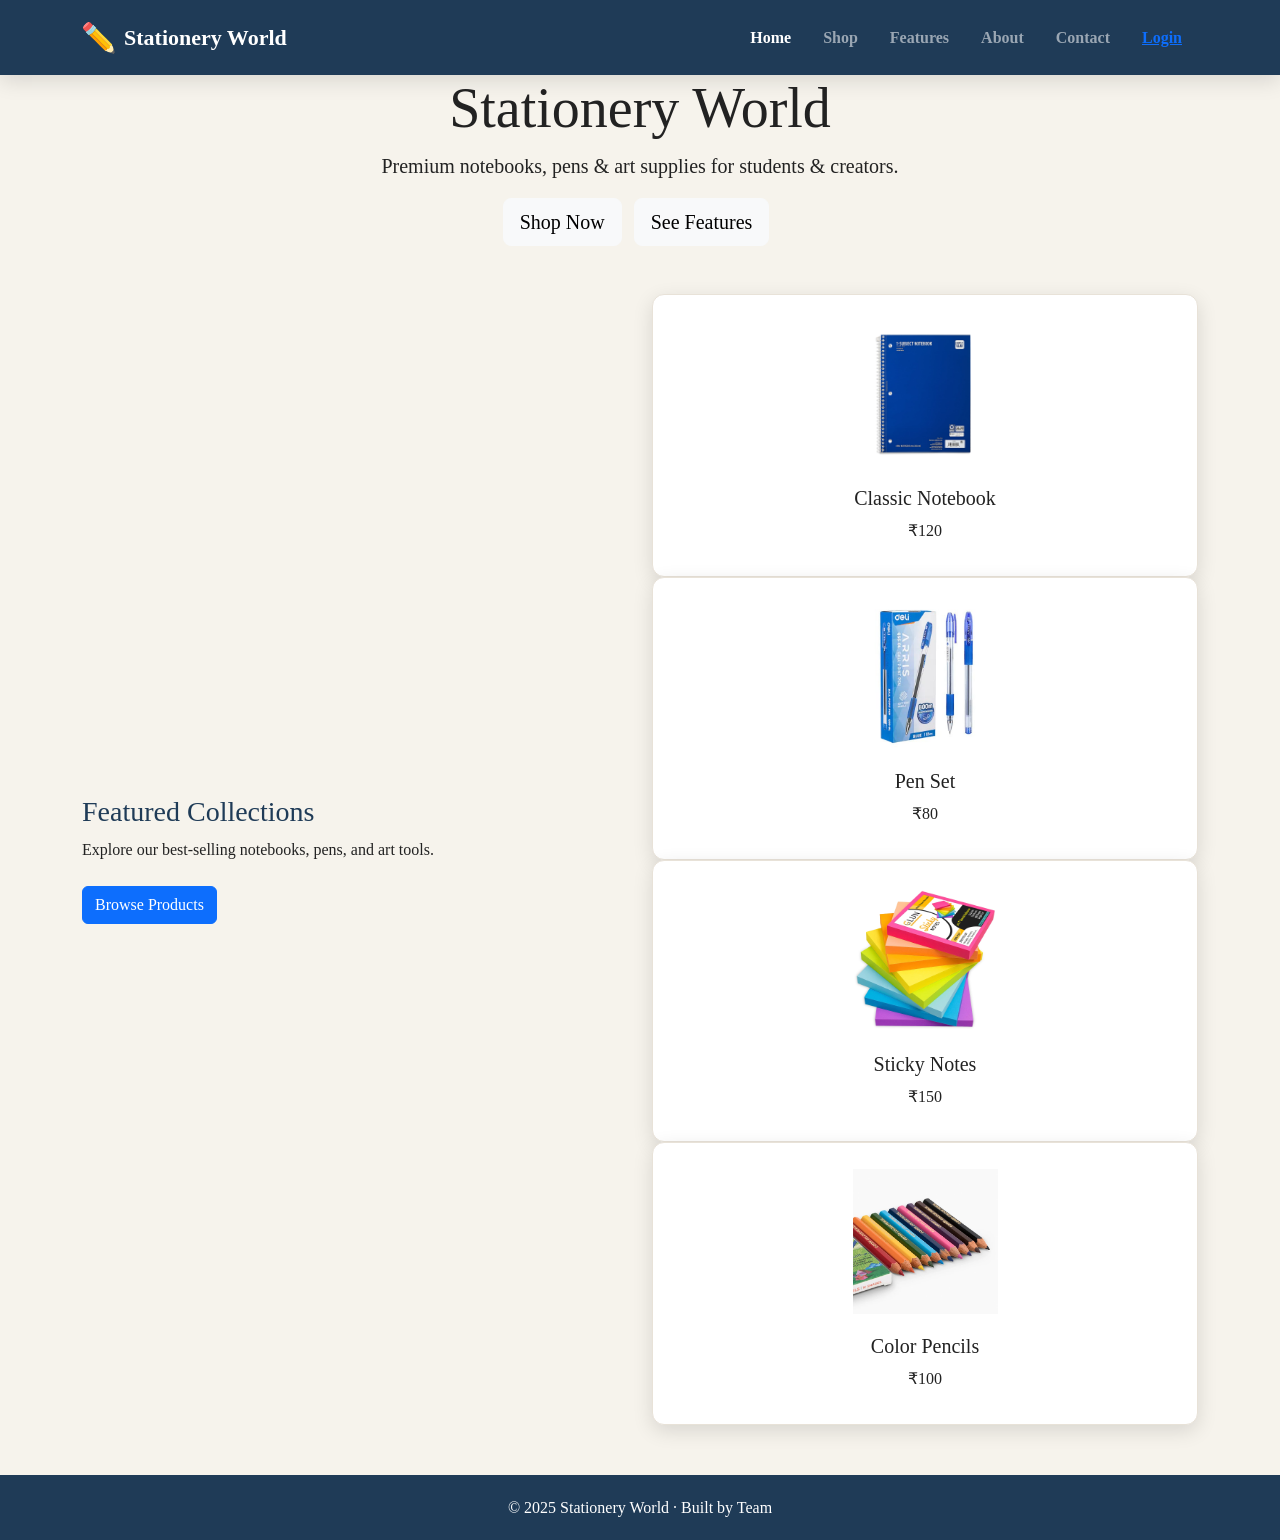
<file: index.html>
<!DOCTYPE html>
<html lang="en">
<head>
  <meta charset="utf-8" />
  <meta name="viewport" content="width=device-width, initial-scale=1" />
  <title>Stationery World — Home</title>

  <link href="https://cdn.jsdelivr.net/npm/bootstrap@5.3.2/dist/css/bootstrap.min.css" rel="stylesheet" />
  <link rel="stylesheet" href="style.css" />
  <link rel="icon" href="images/stationery.png" />
</head>
<body>

<nav class="navbar navbar-expand-lg navbar-dark" style="background:#1f3b57;">
  <div class="container">
    <a class="navbar-brand d-flex align-items-center" href="index.html">
      <img src="images/pencil.png" width="34" height="34" class="me-2" />
      Stationery World
    </a>

    <button class="navbar-toggler" data-bs-toggle="collapse" data-bs-target="#navMenu">
      <span class="navbar-toggler-icon"></span>
    </button>

    <div class="collapse navbar-collapse" id="navMenu">
      <ul class="navbar-nav ms-auto align-items-lg-center">
        <li class="nav-item"><a class="nav-link active" href="index.html">Home</a></li>
        <li class="nav-item"><a class="nav-link" href="shop.html">Shop</a></li>
        <li class="nav-item"><a class="nav-link" href="features.html">Features</a></li>
        <li class="nav-item"><a class="nav-link" href="about.html">About</a></li>
        <li class="nav-item"><a class="nav-link" href="contact.html">Contact</a></li>
        <li class="nav-item"><a class="nav-link" id="userDisplay" href="login.html">Login</a></li>
      </ul>
    </div>
  </div>
</nav>

<header class="hero">
  <div class="container text-center">
    <h1 class="display-4">Stationery World</h1>
    <p class="lead">Premium notebooks, pens & art supplies for students & creators.</p>

    <div class="mt-3">
      <a class="btn btn-light btn-lg me-2" href="shop.html">Shop Now</a>
      <a class="btn btn-light btn-lg me-2" href="features.html">See Features</a>
    </div>
  </div>
</header>

<section class="container my-5">
  <div class="row align-items-center g-4">

    <div class="col-lg-6">
      <h3 class="section-title" style="color:#1f3b57;">Featured Collections</h3>
      <p>Explore our best-selling notebooks, pens, and art tools.</p>
      <a href="shop.html" class="btn btn-primary mt-2">Browse Products</a>
    </div>

    <div class="col-lg-6">
      <div class="featured-grid">

        <div class="product-card p-3">
          <img src="images/notebook.jpeg">
          <h5>Classic Notebook</h5>
          <p>₹120</p>
        </div>

        <div class="product-card p-3">
          <img src="images/penset.jpeg">
          <h5>Pen Set</h5>
          <p>₹80</p>
        </div>

        <div class="product-card p-3">
          <img src="images/stickynotes.jpeg">
          <h5>Sticky Notes</h5>
          <p>₹150</p>
        </div>

        <div class="product-card p-3">
          <img src="images/colorpencils.jpeg">
          <h5>Color Pencils</h5>
          <p>₹100</p>
        </div>

      </div>
    </div>

  </div>
</section>

<footer class="footer">
  <div class="container text-center">
    © 2025 Stationery World · Built by Team
  </div>
</footer>

<script src="https://cdn.jsdelivr.net/npm/bootstrap@5.3.2/dist/js/bootstrap.bundle.min.js"></script>
<script src="main.js"></script>

<script>
  const user = JSON.parse(localStorage.getItem("activeUser"));
  const navUser = document.getElementById("userDisplay");

  if (user) {
      navUser.innerHTML = `Hi, <a href="profile.html" style="color:white; text-decoration:underline;">Profile</a> | <a href="index.html" onclick="logoutUser()" style="color:white; text-decoration:underline;">Logout</a>`;
  } else {
      navUser.innerHTML = `<a href="login.html" class="nav-link" style="color:white;">Login</a>`;
  }

  function logoutUser(){
      localStorage.removeItem("activeUser");
      window.location.href = "login.html";
  }
</script>

</body>
</html>
</file>
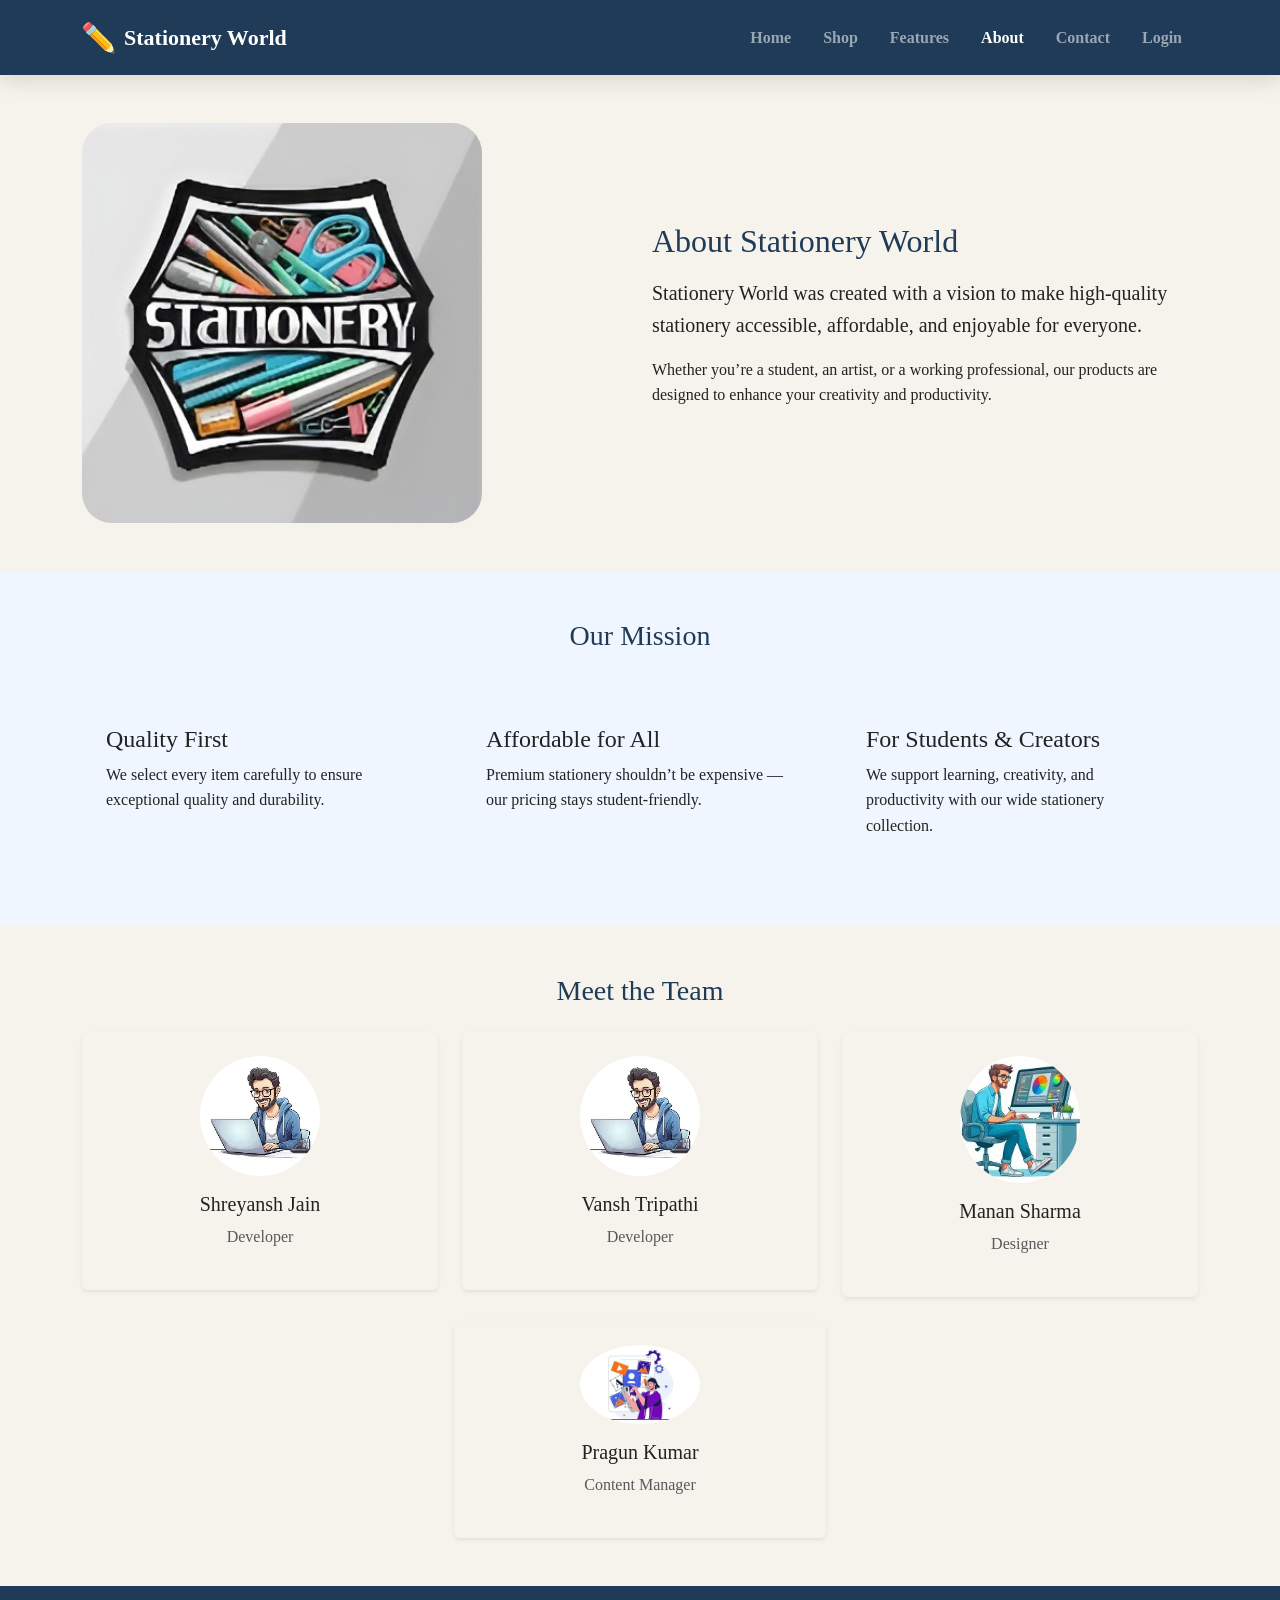
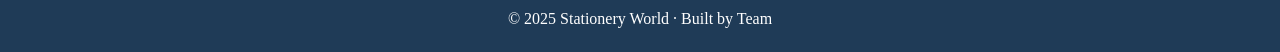
<file: about.html>
<!DOCTYPE html>
<html lang="en">

<head>
  <meta charset="UTF-8">
  <meta name="viewport" content="width=device-width, initial-scale=1.0">
  <title>About - Stationery World</title>

  <link href="https://cdn.jsdelivr.net/npm/bootstrap@5.3.2/dist/css/bootstrap.min.css" rel="stylesheet">
  <link rel="stylesheet" href="style.css">
  <link rel="icon" href="images/stationery.png">
</head>

<body>

<nav class="navbar navbar-expand-lg navbar-dark" style="background:#1f3b57;">
  <div class="container">
    <a class="navbar-brand d-flex align-items-center" href="index.html">
      <img src="images/pencil.png" width="34" height="34" class="me-2">
      Stationery World
    </a>

    <button class="navbar-toggler" type="button" data-bs-toggle="collapse" data-bs-target="#navMenu">
      <span class="navbar-toggler-icon"></span>
    </button>

    <div class="collapse navbar-collapse" id="navMenu">
      <ul class="navbar-nav ms-auto">
        <li class="nav-item"><a class="nav-link" href="index.html">Home</a></li>
        <li class="nav-item"><a class="nav-link" href="shop.html">Shop</a></li>
        <li class="nav-item"><a class="nav-link" href="features.html">Features</a></li>
        <li class="nav-item"><a class="nav-link active" href="about.html">About</a></li>
        <li class="nav-item"><a class="nav-link" href="contact.html">Contact</a></li>
        <li class="nav-item"><a class="nav-link" href="login.html">Login</a></li>
      </ul>
    </div>
  </div>
</nav>

<section class="container my-5">
  <div class="row align-items-center">
    <div class="col-md-6 mb-4 mb-md-0">
      <img src="images/about.jpeg" height="400" width="400" style="border-radius: 30px;">
    </div>

    <div class="col-md-6">
      <h2 class="mb-3" style="color:#1f3b57;">About Stationery World</h2>
      <p class="lead">
        Stationery World was created with a vision to make high-quality stationery accessible, affordable, and enjoyable for everyone.
      </p>
      <p>
        Whether you’re a student, an artist, or a working professional, our products are designed to enhance your creativity and productivity.
      </p>
    </div>
  </div>
</section>

<section class="py-5" style="background:#f0f6ff;">
  <div class="container">
    <h3 class="text-center mb-4" style="color:#1f3b57;">Our Mission</h3>

    <div class="row g-4 mt-3">
      <div class="col-md-4">
        <div class="feature-card p-4">
          <h4>Quality First</h4>
          <p>We select every item carefully to ensure exceptional quality and durability.</p>
        </div>
      </div>

      <div class="col-md-4">
        <div class="feature-card p-4">
          <h4>Affordable for All</h4>
          <p>Premium stationery shouldn’t be expensive — our pricing stays student-friendly.</p>
        </div>
      </div>

      <div class="col-md-4">
        <div class="feature-card p-4">
          <h4>For Students & Creators</h4>
          <p>We support learning, creativity, and productivity with our wide stationery collection.</p>
        </div>
      </div>
    </div>
  </div>
</section>

<section class="container my-5">
  <h3 class="text-center mb-4" style="color:#1f3b57;">Meet the Team</h3>

  <div class="row g-4">
    <div class="col-md-4 text-center">
      <div class="team-card p-4 shadow-sm rounded">
        <img src="images/developer.webp" width="120" class="rounded-circle mb-3">
        <h5>Shreyansh Jain</h5>
        <p class="text-muted">Developer</p>
      </div>
    </div>

    <div class="col-md-4 text-center">
      <div class="team-card p-4 shadow-sm rounded">
        <img src="images/developer.webp" width="120" class="rounded-circle mb-3">
        <h5>Vansh Tripathi</h5>
        <p class="text-muted">Developer</p>
      </div>
    </div>

    <div class="col-md-4 text-center">
      <div class="team-card p-4 shadow-sm rounded">
        <img src="images/designer.webp" width="120" class="rounded-circle mb-3">
        <h5>Manan Sharma</h5>
        <p class="text-muted">Designer</p>
      </div>
    </div>

    <center>
      <div class="col-md-4 text-center">
        <div class="team-card p-4 shadow-sm rounded">
          <img src="images/contentmanager.webp" width="120" class="rounded-circle mb-3">
          <h5>Pragun Kumar</h5>
          <p class="text-muted">Content Manager</p>
        </div>
    </center>
  </div>
</section>

<footer class="footer mt-5">
  <div class="container text-center">
    © 2025 Stationery World · Built by Team
  </div>
</footer>

<script src="https://cdn.jsdelivr.net/npm/bootstrap@5.3.2/dist/js/bootstrap.bundle.min.js"></script>

<script>
  const user = JSON.parse(localStorage.getItem("activeUser"));
  const navUser = document.getElementById("userDisplay");

  if (user) {
      navUser.innerHTML = `Hi, ${user.username} | <a href="profile.html" style="color:white; text-decoration:underline;">Profile</a> | <a href="#" onclick="logoutUser()" style="color:white; text-decoration:underline;">Logout</a>`;
  } else {
      navUser.innerHTML = `<a href="login.html" class="nav-link" style="color:white;">Login</a>`;
  }

  function logoutUser(){
      localStorage.removeItem("activeUser");
      window.location.href = "login.html";
  }
</script>

</body>
</html>
</file>
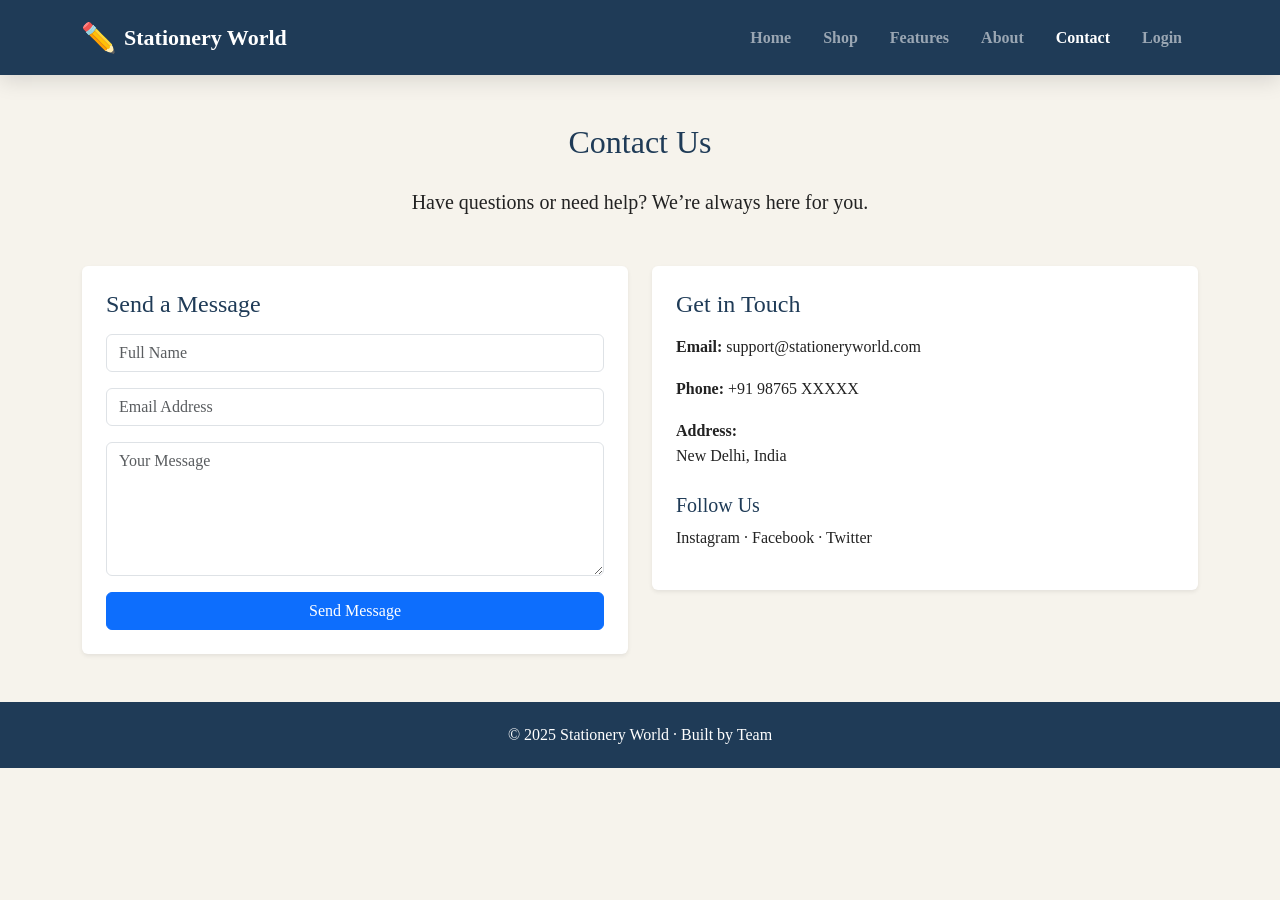
<file: contact.html>
<!DOCTYPE html>
<html lang="en">

<head>
  <meta charset="UTF-8">
  <meta name="viewport" content="width=device-width, initial-scale=1.0">
  <title>Contact - Stationery World</title>

  <link href="https://cdn.jsdelivr.net/npm/bootstrap@5.3.2/dist/css/bootstrap.min.css" rel="stylesheet">
  <link rel="stylesheet" href="style.css">
  <link rel="icon" href="images/stationery.png">
</head>

<body>

<nav class="navbar navbar-expand-lg navbar-dark" style="background:#1f3b57;">
  <div class="container">
    <a class="navbar-brand d-flex align-items-center" href="index.html">
      <img src="images/pencil.png" width="34" height="34" class="me-2">
      Stationery World
    </a>

    <button class="navbar-toggler" type="button" data-bs-toggle="collapse" data-bs-target="#navMenu">
      <span class="navbar-toggler-icon"></span>
    </button>

    <div class="collapse navbar-collapse" id="navMenu">
      <ul class="navbar-nav ms-auto">
        <li class="nav-item"><a class="nav-link" href="index.html">Home</a></li>
        <li class="nav-item"><a class="nav-link" href="shop.html">Shop</a></li>
        <li class="nav-item"><a class="nav-link" href="features.html">Features</a></li>
        <li class="nav-item"><a class="nav-link" href="about.html">About</a></li>
        <li class="nav-item"><a class="nav-link active" href="contact.html">Contact</a></li>
        <li class="nav-item"><a class="nav-link" href="login.html">Login</a></li>
      </ul>
    </div>
  </div>
</nav>

<section class="container my-5">
  <h2 class="text-center mb-4" style="color:#1f3b57;">Contact Us</h2>
  <p class="text-center mb-5 lead">Have questions or need help? We’re always here for you.</p>

  <div class="row g-4">

    <div class="col-md-6">
      <div class="p-4 shadow-sm rounded" style="background:white;">
        <h4 style="color:#1f3b57;">Send a Message</h4>
        <form id="contactForm" class="mt-3">
          <input type="text" id="cname" class="form-control mb-3" placeholder="Full Name">
          <input type="email" id="cemail" class="form-control mb-3" placeholder="Email Address">
          <textarea id="cmsg" class="form-control mb-3" rows="5" placeholder="Your Message"></textarea>
          <button type="button" onclick="sendMessage()" class="btn btn-primary w-100">Send Message</button>
        </form>
      </div>
    </div>

    <div class="col-md-6">
      <div class="p-4 shadow-sm rounded" style="background:white;">
        <h4 style="color:#1f3b57;">Get in Touch</h4>

        <p class="mt-3"><strong>Email:</strong> support@stationeryworld.com</p>
        <p><strong>Phone:</strong> +91 98765 XXXXX</p>
        <p><strong>Address:</strong><br>New Delhi, India</p>

        <h5 class="mt-4" style="color:#1f3b57;">Follow Us</h5>
        <p>
          Instagram · Facebook · Twitter
        </p>
      </div>
    </div>

  </div>
</section>

<footer class="footer mt-5">
  <div class="container text-center">
    © 2025 Stationery World · Built by Team
  </div>
</footer>

<script src="main.js"></script>
<script src="https://cdn.jsdelivr.net/npm/bootstrap@5.3.2/dist/js/bootstrap.bundle.min.js"></script>

<script>
  const user = JSON.parse(localStorage.getItem("activeUser"));
  const navUser = document.getElementById("userDisplay");

  if (user) {
      navUser.innerHTML = `Hi, ${user.username} | <a href="profile.html" style="color:white; text-decoration:underline;">Profile</a> | <a href="#" onclick="logoutUser()" style="color:white; text-decoration:underline;">Logout</a>`;
  } else {
      navUser.innerHTML = `<a href="login.html" class="nav-link" style="color:white;">Login</a>`;
  }

  function logoutUser(){
      localStorage.removeItem("activeUser");
      window.location.href = "login.html";
  }
</script>

</body>
</html>
</file>
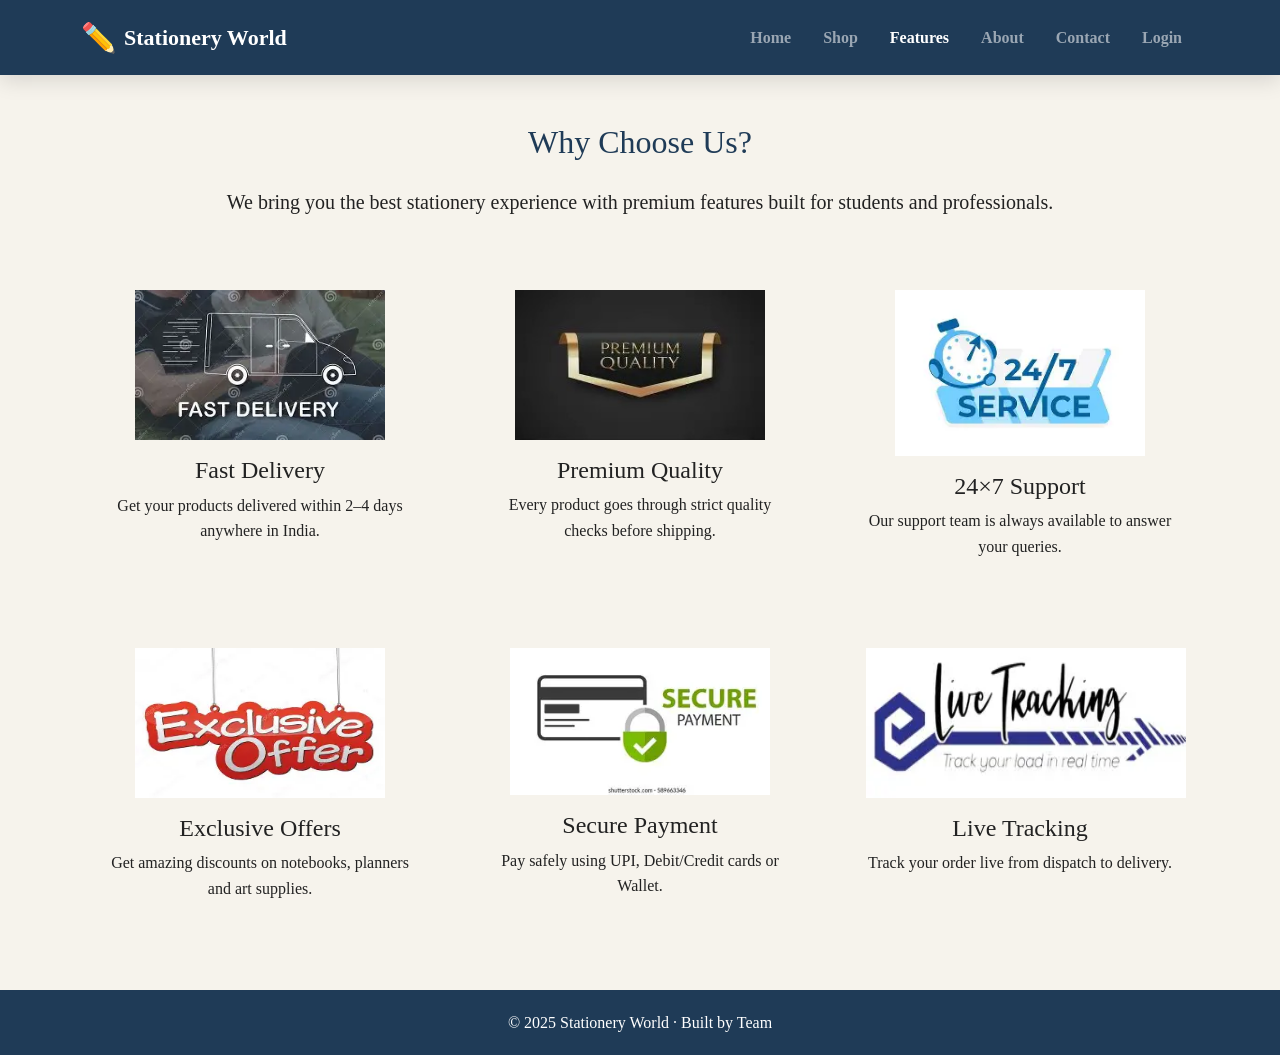
<file: features.html>
<!DOCTYPE html>
<html lang="en">
<head>
  <meta charset="UTF-8">
  <meta name="viewport" content="width=device-width, initial-scale=1.0">
  <title>Features - Stationery World</title>

  <link href="https://cdn.jsdelivr.net/npm/bootstrap@5.3.2/dist/css/bootstrap.min.css" rel="stylesheet">
  <link rel="stylesheet" href="style.css">
  <link rel="icon" href="images/stationery.png">
</head>

<body>

<nav class="navbar navbar-expand-lg navbar-dark" style="background:#1f3b57;">
  <div class="container">
    <a class="navbar-brand d-flex align-items-center" href="index.html">
      <img src="images/pencil.png" width="34" height="34" class="me-2">
      Stationery World
    </a>

    <button class="navbar-toggler" type="button" data-bs-toggle="collapse" data-bs-target="#navMenu">
      <span class="navbar-toggler-icon"></span>
    </button>

    <div class="collapse navbar-collapse" id="navMenu">
      <ul class="navbar-nav ms-auto">
        <li class="nav-item"><a class="nav-link" href="index.html">Home</a></li>
        <li class="nav-item"><a class="nav-link" href="shop.html">Shop</a></li>
        <li class="nav-item"><a class="nav-link active" href="features.html">Features</a></li>
        <li class="nav-item"><a class="nav-link" href="about.html">About</a></li>
        <li class="nav-item"><a class="nav-link" href="contact.html">Contact</a></li>
        <li class="nav-item"><a class="nav-link" href="login.html">Login</a></li>
      </ul>
    </div>
  </div>
</nav>

<section class="container text-center my-5">
  <h2 style="color:#1f3b57;" class="mb-4">Why Choose Us?</h2>
  <p class="lead mb-5">We bring you the best stationery experience with premium features built for students and professionals.</p>

  <div class="row g-4">

    <div class="col-md-4">
      <div class="feature-card p-4">
        <img src="images/fastdelivery.webp" width="250" class="mb-3">
        <h4>Fast Delivery</h4>
        <p>Get your products delivered within 2–4 days anywhere in India.</p>
      </div>
    </div>

    <div class="col-md-4">
      <div class="feature-card p-4">
        <img src="images/quality.jpeg" height="150" width="250" class="mb-3">
        <h4>Premium Quality</h4>
        <p>Every product goes through strict quality checks before shipping.</p>
      </div>
    </div>

    <div class="col-md-4">
      <div class="feature-card p-4">
        <img src="images/support.webp" width="250" class="mb-3">
        <h4>24×7 Support</h4>
        <p>Our support team is always available to answer your queries.</p>
      </div>
    </div>

    <div class="col-md-4">
      <div class="feature-card p-4">
        <img src="images/exclusive.webp" height="150" width="250" class="mb-3">
        <h4>Exclusive Offers</h4>
        <p>Get amazing discounts on notebooks, planners and art supplies.</p>
      </div>
    </div>

    <div class="col-md-4">
      <div class="feature-card p-4">
        <img src="images/secure.webp" width="260" class="mb-3">
        <h4>Secure Payment</h4>
        <p>Pay safely using UPI, Debit/Credit cards or Wallet.</p>
      </div>
    </div>

    <div class="col-md-4">
      <div class="feature-card p-4">
        <img src="images/live.webp" height="150" width="320" class="mb-3">
        <h4>Live Tracking</h4>
        <p>Track your order live from dispatch to delivery.</p>
      </div>
    </div>

  </div>
</section>

<footer class="footer mt-5">
  <div class="container text-center">
    © 2025 Stationery World · Built by Team
  </div>
</footer>

<script src="https://cdn.jsdelivr.net/npm/bootstrap@5.3.2/dist/js/bootstrap.bundle.min.js"></script>

<script>
  const user = JSON.parse(localStorage.getItem("activeUser"));
  const navUser = document.getElementById("userDisplay");

  if (user) {
      navUser.innerHTML = `Hi, ${user.username} | <a href="profile.html" style="color:white; text-decoration:underline;">Profile</a> | <a href="#" onclick="logoutUser()" style="color:white; text-decoration:underline;">Logout</a>`;
  } else {
      navUser.innerHTML = `<a href="login.html" class="nav-link" style="color:white;">Login</a>`;
  }

  function logoutUser(){
      localStorage.removeItem("activeUser");
      window.location.href = "login.html";
  }
</script>

</body>
</html>
</file>
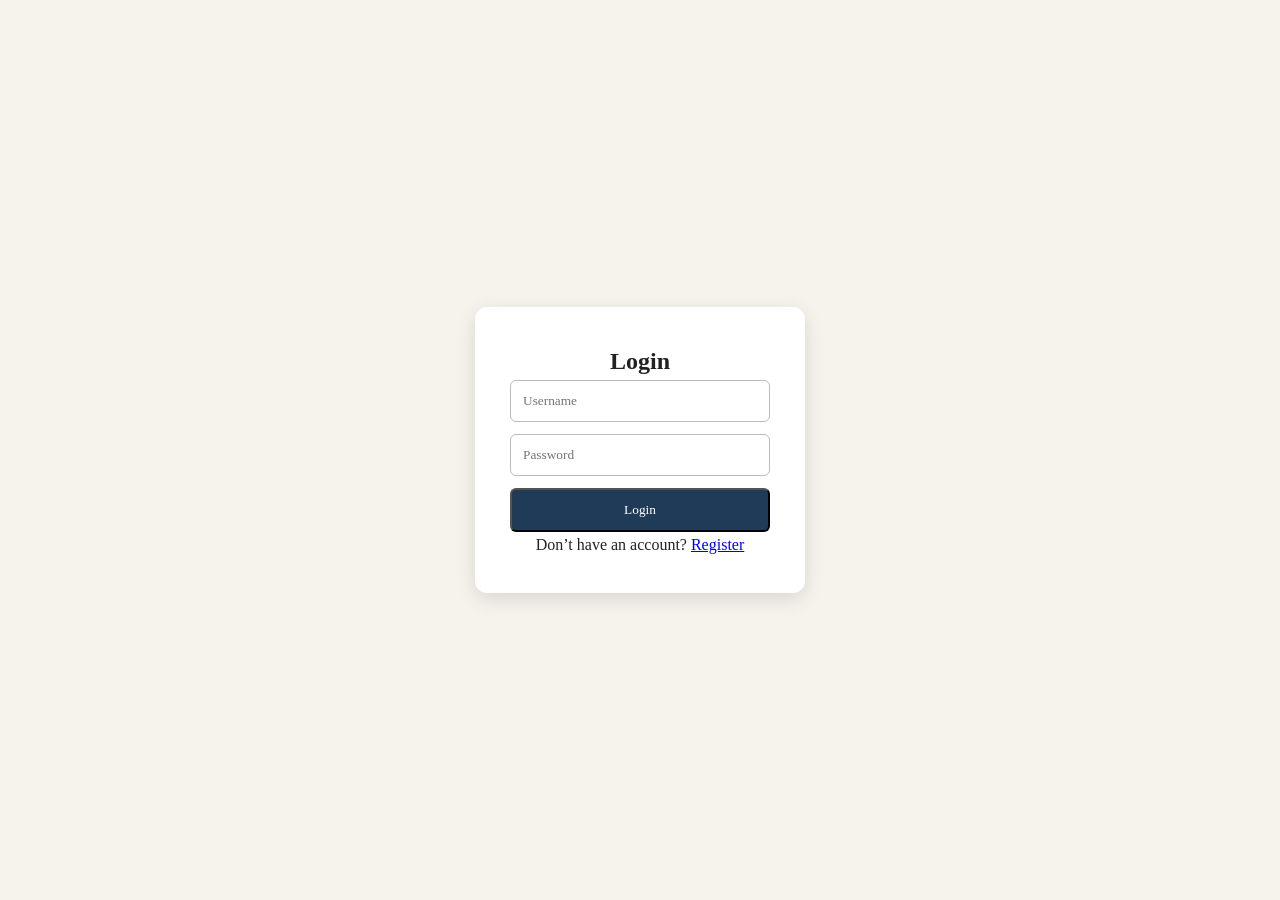
<file: login.html>
<!DOCTYPE html>
<html lang="en">
<head>
  <meta charset="UTF-8">
  <title>Login - Stationery World</title>
  <link rel="stylesheet" href="style.css">
</head>

<body class="auth-body">

  <div class="auth-box">
    <h2>Login</h2>

    <input type="text" id="loginUser" placeholder="Username">
    <input type="password" id="loginPass" placeholder="Password">

    <button onclick="login()">Login</button>

    <p class="auth-note">
      Don’t have an account? <a href="register.html">Register</a>
    </p>
  </div>

  <script src="main.js"></script>
</body>
</html>
</file>
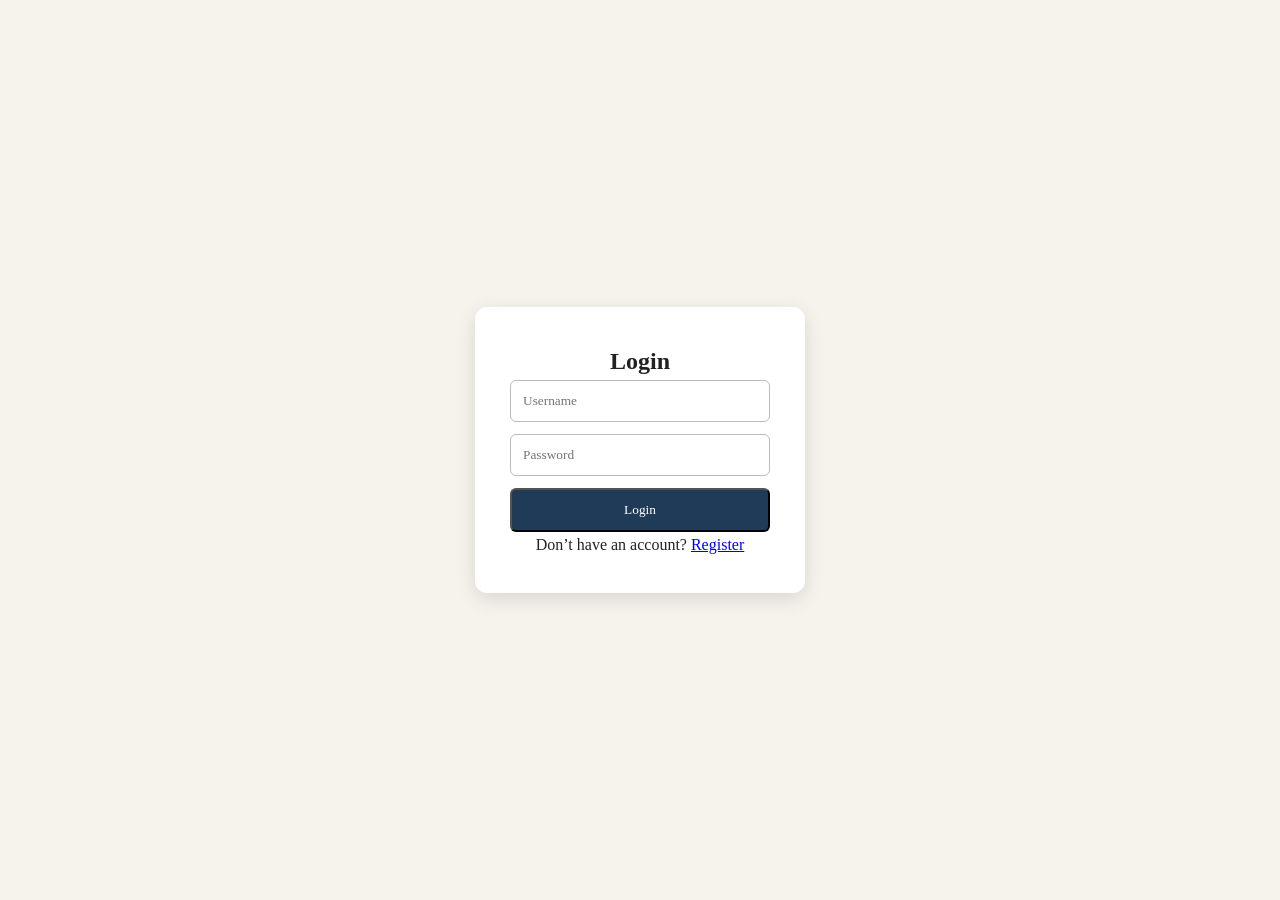
<file: profile.html>
<!DOCTYPE html>
<html lang="en">
<head>
  <meta charset="UTF-8">
  <title>Your Profile - Stationery World</title>

  <link href="https://cdn.jsdelivr.net/npm/bootstrap@5.3.2/dist/css/bootstrap.min.css" rel="stylesheet">
  <link rel="stylesheet" href="style.css">
</head>

<body>

<nav class="navbar navbar-expand-lg navbar-dark" style="background:#1f3b57;">
  <div class="container">
    <a class="navbar-brand d-flex align-items-center" href="index.html">
      <img src="images/pencil.png" width="34" height="34" class="me-2">
      Stationery World
    </a>

    <button class="navbar-toggler" data-bs-toggle="collapse" data-bs-target="#navMenu">
      <span class="navbar-toggler-icon"></span>
    </button>

    <div class="collapse navbar-collapse" id="navMenu">
      <ul class="navbar-nav ms-auto">
        <li class="nav-item"><a class="nav-link" href="index.html">Home</a></li>
        <li class="nav-item"><a class="nav-link" href="shop.html">Shop</a></li>
        <li class="nav-item"><a class="nav-link" href="features.html">Features</a></li>
        <li class="nav-item"><a class="nav-link" href="about.html">About</a></li>
        <li class="nav-item"><a class="nav-link" href="contact.html">Contact</a></li>
        <li class="nav-item"><a class="nav-link active" id="userDisplay">Profile</a></li>
      </ul>
    </div>
  </div>
</nav>

<div class="container d-flex justify-content-center" style="margin-top:70px; margin-bottom:70px;">
  <div class="p-5 shadow-lg rounded" style="max-width:550px; width:100%; background:white; border-radius:12px;">
    
    <h2 class="text-center mb-4" style="color:#1f3b57;">Your Profile</h2>

    <div class="mb-3">
      <h5 style="color:#1f3b57;">Username:</h5>
      <p id="pName" class="profile-text"></p>
    </div>

    <div class="mb-3">
      <h5 style="color:#1f3b57;">Email:</h5>
      <p id="pEmail" class="profile-text"></p>
    </div>

    <div class="mb-3">
      <h5 style="color:#1f3b57;">Mobile:</h5>
      <p id="pMobile" class="profile-text"></p>
    </div>

    <button class="btn w-100 mt-3" onclick="logoutUser()" 
    style="background:#d9534f; color:white; padding:12px; font-size:17px; border-radius:10px;">
      Logout
    </button>

  </div>
</div>

<script>
  let active = JSON.parse(localStorage.getItem("activeUser"));

  if (!active) {
    window.location.href = "login.html";
  }

  document.getElementById("pName").innerText = active.username;
  document.getElementById("pEmail").innerText = active.email;
  document.getElementById("pMobile").innerText = active.mobile;

  function logoutUser(){
    localStorage.removeItem("activeUser");
    window.location.href = "login.html";
  }
</script>

</body>
</html>
</file>
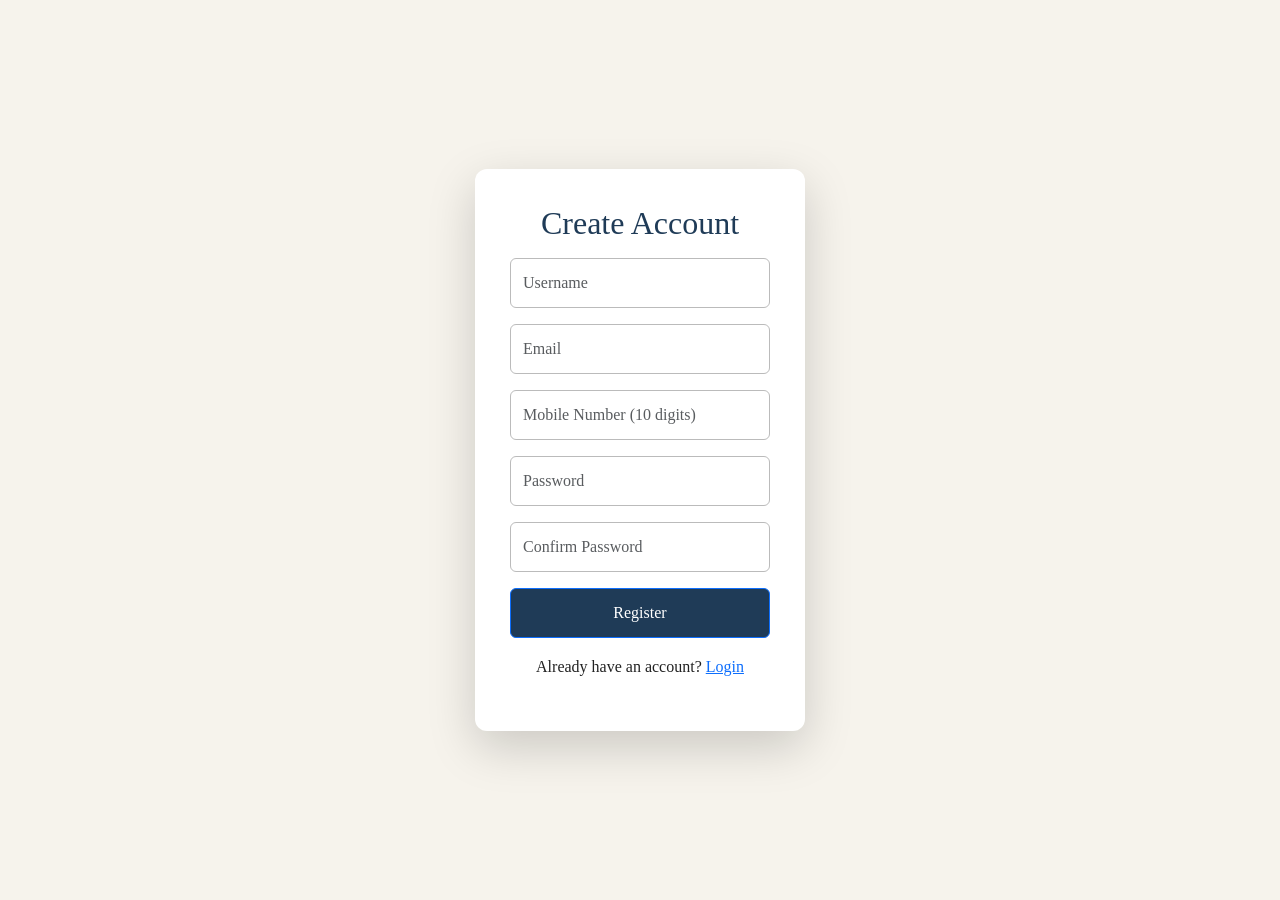
<file: register.html>
<!DOCTYPE html>
<html lang="en">
<head>
  <meta charset="UTF-8">
  <meta name="viewport" content="width=device-width, initial-scale=1.0">
  <title>Register - Stationery World</title>
  <link href="https://cdn.jsdelivr.net/npm/bootstrap@5.3.2/dist/css/bootstrap.min.css" rel="stylesheet">
  <link rel="stylesheet" href="style.css">
  <link rel="icon" href="images/stationery.png">
</head>

<body class="auth-body">

  <div class="auth-container">

    <div class="auth-box shadow-lg">
      <h2 class="text-center mb-3" style="color:#1f3b57;">Create Account</h2>

      <div class="mb-3">
        <input type="text" id="regUser" class="form-control auth-input" placeholder="Username">
      </div>

      <div class="mb-3">
        <input type="email" id="regEmail" class="form-control auth-input" placeholder="Email">
      </div>

      <div class="mb-3">
        <input type="text" id="regMobile" class="form-control auth-input" placeholder="Mobile Number (10 digits)">
      </div>

      <div class="mb-3">
        <input type="password" id="regPass" class="form-control auth-input" placeholder="Password">
      </div>

      <div class="mb-3">
        <input type="password" id="regConfirm" class="form-control auth-input" placeholder="Confirm Password">
      </div>

      <button class="btn btn-primary w-100" onclick="register()">Register</button>

      <p class="auth-note text-center mt-3">
        Already have an account? <a href="login.html">Login</a>
      </p>
    </div>

  </div>

  <script src="main.js"></script>

</body>
</html>
</file>
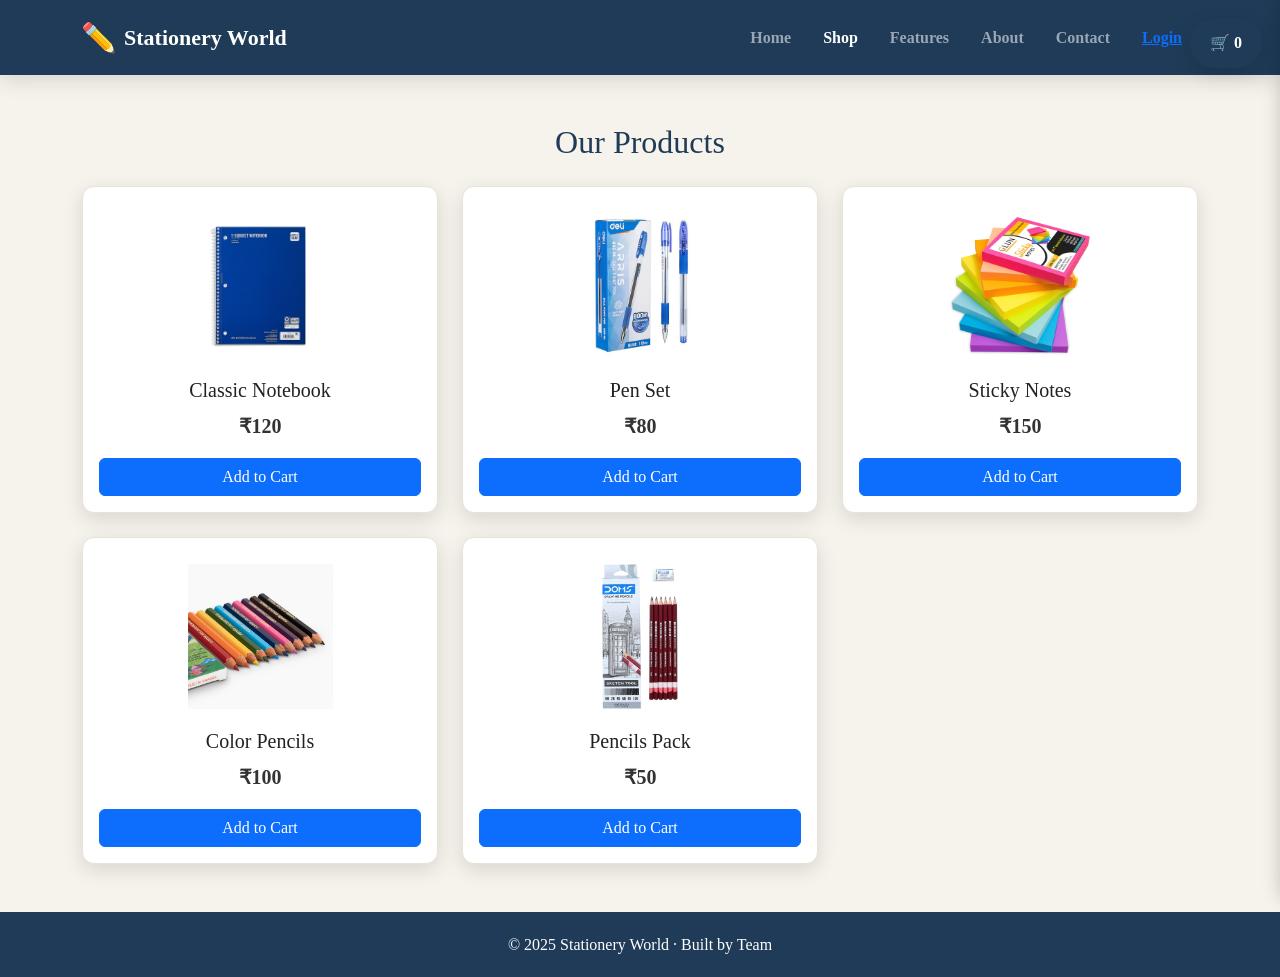
<file: shop.html>
<!DOCTYPE html>
<html lang="en">
<head>
  <meta charset="UTF-8">
  <meta name="viewport" content="width=device-width, initial-scale=1.0">
  <title>Shop - Stationery World</title>

  <link href="https://cdn.jsdelivr.net/npm/bootstrap@5.3.2/dist/css/bootstrap.min.css" rel="stylesheet">
  <link rel="stylesheet" href="style.css">
  <link rel="icon" href="images/stationery.png">
</head>

<body>

<nav class="navbar navbar-expand-lg navbar-dark" style="background:#1f3b57;">
  <div class="container">
    <a class="navbar-brand d-flex align-items-center" href="index.html">
      <img src="images/pencil.png" width="34" height="34" class="me-2">
      Stationery World
    </a>

    <button class="navbar-toggler" type="button" data-bs-toggle="collapse" data-bs-target="#navMenu">
      <span class="navbar-toggler-icon"></span>
    </button>

    <div class="collapse navbar-collapse" id="navMenu">
      <ul class="navbar-nav ms-auto align-items-lg-center">
        <li class="nav-item"><a class="nav-link" href="index.html">Home</a></li>
        <li class="nav-item"><a class="nav-link active" href="shop.html">Shop</a></li>
        <li class="nav-item"><a class="nav-link" href="features.html">Features</a></li>
        <li class="nav-item"><a class="nav-link" href="about.html">About</a></li>
        <li class="nav-item"><a class="nav-link" href="contact.html">Contact</a></li>
        <li class="nav-item"><a class="nav-link" id="userDisplay" href="login.html">Login</a></li>
      </ul>
    </div>
  </div>
</nav>

<div class="cart-box" onclick="toggleCart()">🛒 <span id="cartCount">0</span></div>

<div class="overlay"></div>

<div class="cart-sidebar" id="cartSidebar">
  <div class="cart-header">
    <h4>Your Cart</h4>
    <button class="close-btn" onclick="toggleCart()">×</button>
  </div>

  <ul id="cartItems" class="p-2"></ul>

  <div class="cart-footer">
    <p>Total: ₹<span id="cartTotal">0</span></p>
    <button class="btn btn-danger w-100 mb-2" onclick="clearCart()">Clear Cart</button>
    <button class="btn btn-primary w-100" onclick="checkout()">Checkout</button>
  </div>
</div>

<section class="container my-5">
  <h2 class="text-center mb-4" style="color:#1f3b57;">Our Products</h2>

  <div class="row g-4">

    <div class="col-md-4">
      <div class="product-card p-3">
        <img src="images/notebook.jpeg" class="product-img">
        <h5>Classic Notebook</h5>
        <p class="price">₹120</p>
        <button class="btn btn-primary w-100" onclick="addToCart('Classic Notebook',120)">Add to Cart</button>
      </div>
    </div>

    <div class="col-md-4">
      <div class="product-card p-3">
        <img src="images/penset.jpeg" class="product-img">
        <h5>Pen Set</h5>
        <p class="price">₹80</p>
        <button class="btn btn-primary w-100" onclick="addToCart('Pen Set',80)">Add to Cart</button>
      </div>
    </div>

    <div class="col-md-4">
      <div class="product-card p-3">
        <img src="images/stickynotes.jpeg" class="product-img">
        <h5>Sticky Notes</h5>
        <p class="price">₹150</p>
        <button class="btn btn-primary w-100" onclick="addToCart('Sticky Notes',150)">Add to Cart</button>
      </div>
    </div>

    <div class="col-md-4">
      <div class="product-card p-3">
        <img src="images/colorpencils.jpeg" class="product-img">
        <h5>Color Pencils</h5>
        <p class="price">₹100</p>
        <button class="btn btn-primary w-100" onclick="addToCart('Color Pencils',100)">Add to Cart</button>
      </div>
    </div>

    <div class="col-md-4">
      <div class="product-card p-3">
        <img src="images/pencils.jpeg" class="product-img">
        <h5>Pencils Pack</h5>
        <p class="price">₹50</p>
        <button class="btn btn-primary w-100" onclick="addToCart('Pencils Pack',50)">Add to Cart</button>
      </div>
    </div>

  </div>
</section>

<div id="invoicePage" style="
  display:none;
  padding:40px;
  max-width:900px;
  margin:40px auto;
  border-radius:10px;
  background:#f8f9fa;
  box-shadow:0 0 15px rgba(0,0,0,0.1);">

  <div style="display:flex; justify-content:space-between; align-items:center; margin-bottom:30px;">
    <div>
      <img src="images/stationery.png" width="80">
      <h2 style="color:#1f3b57;">Stationery World</h2>
    </div>
    <div style="text-align:right;">
      <p id="invoiceNumber"><strong>Invoice #: </strong></p>
      <p id="invoiceDate"><strong>Date: </strong></p>
    </div>
  </div>

  <div style="margin-bottom:20px;">
    <p><strong>Customer:</strong> <span id="customerName"></span></p>
  </div>

  <div id="invoiceDetails"></div>

  <div style="text-align:right; margin-top:20px;">
    <strong style="font-size:18px;">Grand Total: ₹<span id="grandTotal"></span></strong>
  </div>

  <div style="text-align:right; margin-top:20px;">
    <button class="btn btn-primary" onclick="printInvoice()">Print Invoice</button>
    <button class="btn btn-secondary" onclick="closeInvoice()">Close</button>
  </div>

</div>

<footer class="footer mt-5">
  <div class="container text-center">
    © 2025 Stationery World · Built by Team
  </div>
</footer>

<script src="https://cdn.jsdelivr.net/npm/bootstrap@5.3.2/dist/js/bootstrap.bundle.min.js"></script>
<script src="main.js"></script>

<script>
  const user = JSON.parse(localStorage.getItem("activeUser"));
  const navUser = document.getElementById("userDisplay");

  if (user) {
      navUser.innerHTML = `Hi, ${user.username} | <a href="profile.html" style="color:white; text-decoration:underline;">Profile</a> | <a href="#" onclick="logoutUser()" style="color:white; text-decoration:underline;">Logout</a>`;
  } else {
      navUser.innerHTML = `<a href="login.html" class="nav-link" style="color:white;">Login</a>`;
  }

  function logoutUser(){
      localStorage.removeItem("activeUser");
      window.location.href = "login.html";
  }
</script>

</body>
</html>
</file>
<file: style.css>
:root {
  --primary:#1f3b57;
  --primary-dark:#274c6f;
  --light-bg:#f6f3ec;
  --card-bg:#ffffff;
  --muted:#6c6c6c;
  --shadow:0 6px 20px rgba(0,0,0,0.12);
}

* {
  margin:0;
  padding:0;
  box-sizing:border-box;
  font-family:"Georgia",serif;
}

body {
  background:var(--light-bg);
  color:#222;
  line-height:1.6;
  transition:margin-right .4s ease;
}

html {
  scroll-behavior:smooth;
}

.navbar {
  background:var(--primary)!important;
  padding:15px 0;
  box-shadow:var(--shadow);
}

.navbar-brand {
  font-weight:700;
  font-size:22px;
}

.navbar-brand img {
  border-radius:6px;
}

.nav-link {
  font-weight:600!important;
  padding:8px 16px!important;
}

.nav-link:hover {
  color:#ffd700!important;
}

.page-header {
  text-align:center;
  padding:70px 20px;
  background:white;
  border-bottom:2px solid #d9ceb8;
}

.page-header h1 {
  font-size:36px;
  color:var(--primary);
  font-weight:bold;
}

.home-section {
  text-align:center;
  padding:80px 20px;
  background:white;
  box-shadow:var(--shadow);
}

.home-section h2 {
  font-size:34px;
  color:var(--primary);
  margin-bottom:20px;
}

.home-section p {
  font-size:18px;
  max-width:700px;
  margin:auto;
}

.btn-main {
  padding:12px 28px;
  border-radius:8px;
  background:var(--primary);
  color:white;
  border:none;
  font-size:18px;
  cursor:pointer;
  margin-top:25px;
}

.btn-main:hover {
  background:var(--primary-dark);
}

.product-card {
  background:white;
  border-radius:12px;
  border:1px solid #e8e2d8;
  padding:18px;
  text-align:center;
  box-shadow:var(--shadow);
  transition:.3s;
  height:100%;
}

.product-card:hover {
  transform:translateY(-6px);
  box-shadow:0 12px 30px rgba(0,0,0,0.16);
}

.product-card img {
  width:100%;
  height:165px;
  object-fit:contain;
  border-radius:15px;
  margin-bottom:10px;
  padding:10px;
}

.price {
  font-size:20px;
  font-weight:bold;
  color:#333;
}

.btn-add {
  width:100%;
  padding:10px;
  margin-top:12px;
  border-radius:8px;
  border:none;
  background:var(--primary);
  color:white;
  cursor:pointer;
}

.btn-add:hover {
  background:var(--primary-dark);
}

.cart-box {
  position:fixed;
  top:18px;
  right:18px;
  background:var(--primary);
  color:white;
  padding:12px 20px;
  border-radius:28px;
  box-shadow:var(--shadow);
  cursor:pointer;
  z-index:9999;
  font-weight:bold;
}

.cart-sidebar {
  position:fixed;
  top:0;
  right:-360px;
  height:100%;
  width:350px;
  background:white;
  box-shadow:-8px 0 20px rgba(0,0,0,0.25);
  border-left:4px solid var(--primary);
  border-top-left-radius:12px;
  border-bottom-left-radius:12px;
  transition:.4s ease;
  z-index:99999;
  overflow-y:auto;
}

.cart-sidebar.active {
  right:0;
}

.cart-header {
  padding:20px;
  background:#eaf1ff;
  font-size:22px;
  font-weight:bold;
  text-align:center;
  color:var(--primary);
  border-bottom:2px solid var(--primary);
}

.close-btn {
  position:absolute;
  left:12px;
  top:10px;
  font-size:28px;
  border:none;
  background:none;
  color:var(--primary);
  cursor:pointer;
}

#cartItems li {
  background:#fafafa;
  border-radius:10px;
  padding:12px;
  border:1px solid #ddd;
  margin-bottom:10px;
}

.quantity-btn {
  background:var(--primary);
  color:white;
  border:none;
  padding:5px 10px;
  border-radius:6px;
  margin-left:5px;
  cursor:pointer;
}

.quantity-btn:hover {
  background:var(--primary-dark);
}

.cart-footer {
  padding:20px;
  text-align:center;
  background:#eef3ff;
  border-top:2px solid var(--primary);
  font-size:18px;
}

.checkout-btn {
  background:var(--primary);
  padding:12px;
  width:80%;
  margin-top:12px;
  border-radius:8px;
  color:white;
  cursor:pointer;
}

.checkout-btn:hover {
  background:var(--primary-dark);
}

.page-container {
  width:90%;
  max-width:900px;
  margin:auto;
  padding:40px 0;
}

.about-section h2,
.feature-section h2,
.contact-section h2 {
  color:var(--primary);
  margin-bottom:10px;
}

.contact-grid {
  display:grid;
  grid-template-columns:1fr 1fr;
  gap:25px;
}

.contact-grid input,
.contact-grid textarea {
  width:100%;
  padding:12px;
  border-radius:6px;
  border:1px solid #ccc;
}

.contact-grid button {
  width:100%;
  padding:12px;
  border-radius:6px;
  background:var(--primary);
  color:white;
}

.auth-body {
  display:flex;
  justify-content:center;
  align-items:center;
  height:100vh;
}

.auth-box {
  width:330px;
  padding:35px;
  background:white;
  border-radius:12px;
  box-shadow:var(--shadow);
  text-align:center;
}

.auth-box input {
  width:100%;
  padding:12px;
  border-radius:6px;
  border:1px solid #bbb;
  margin-bottom:12px;
}

.auth-box button {
  width:100%;
  padding:12px;
  background:var(--primary);
  color:white;
  border-radius:6px;
}

.auth-box button:hover {
  background:var(--primary-dark);
}

.footer {
  background:var(--primary);
  color:white;
  padding:20px;
  text-align:center;
  margin-top:50px;
}

@media (max-width:768px) {
  .cart-sidebar {
    width:100%;
  }
  .contact-grid {
    grid-template-columns:1fr;
  }
}
</file>
